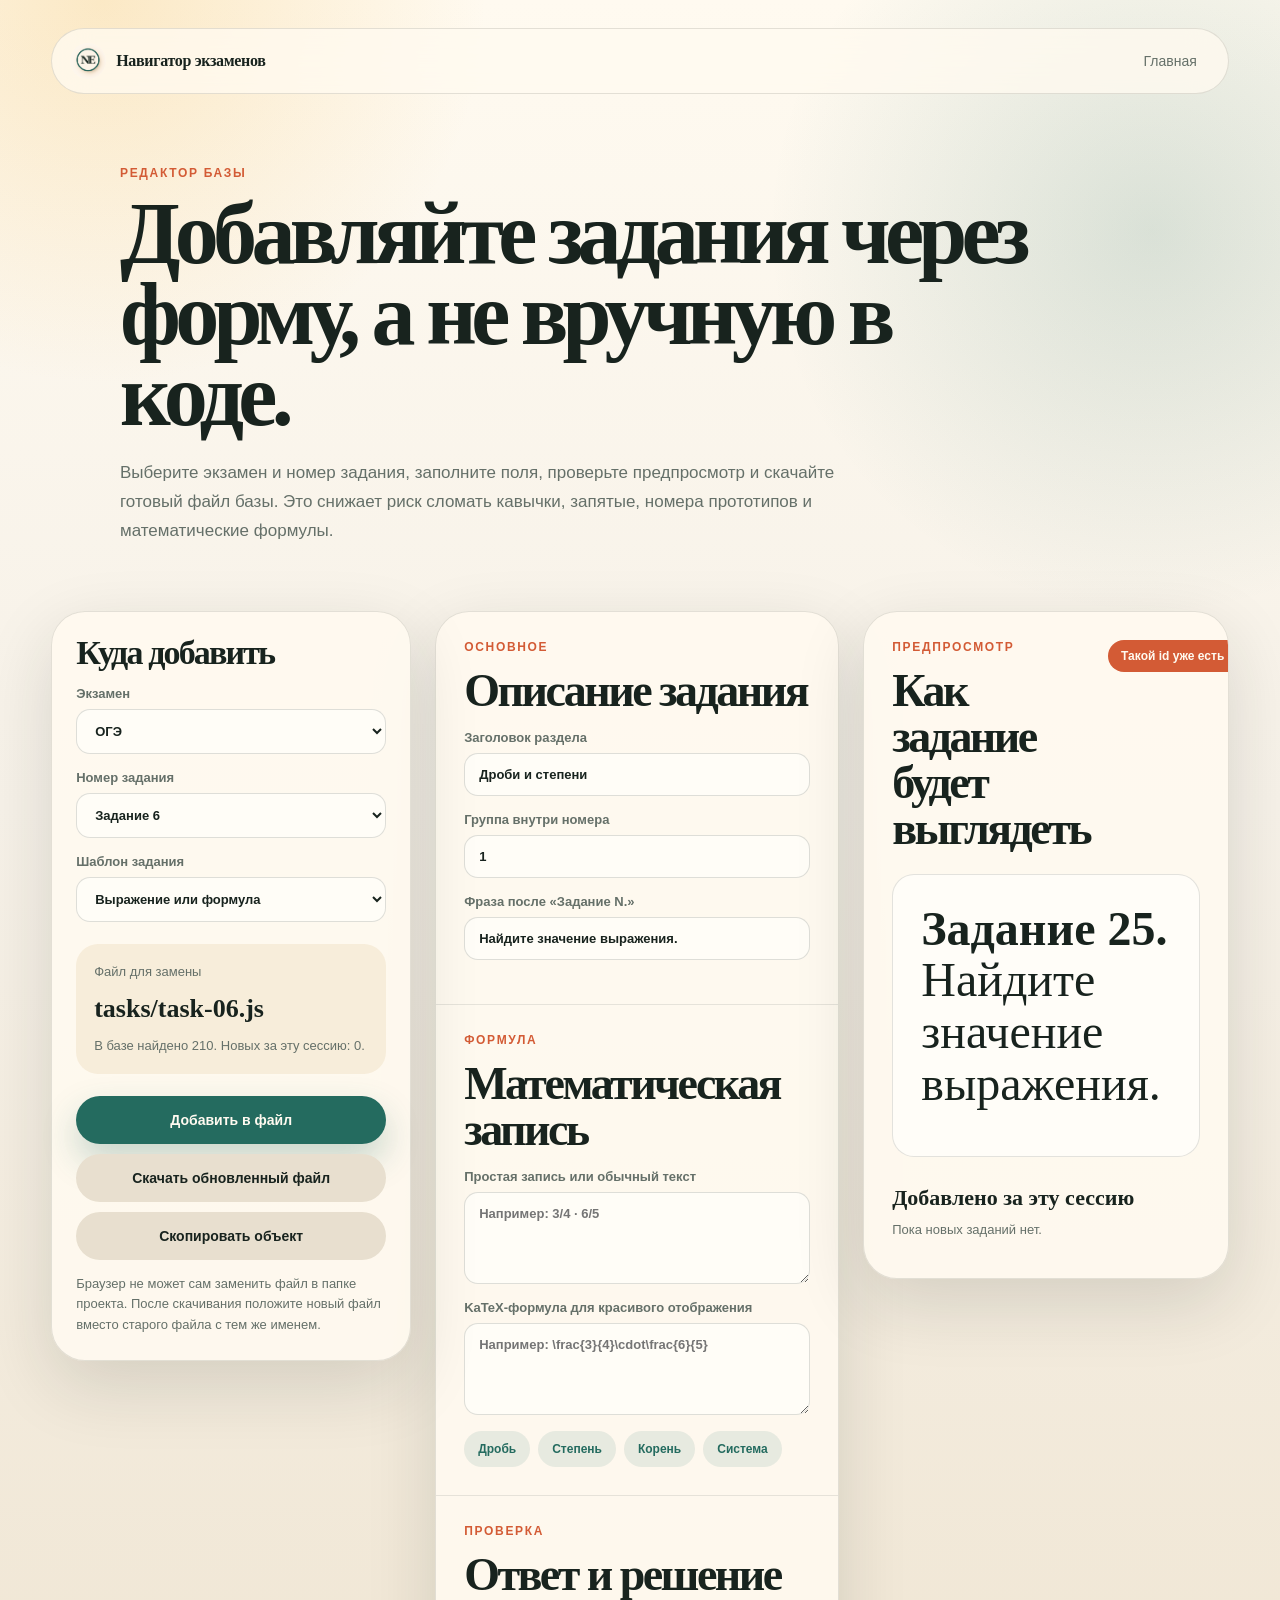
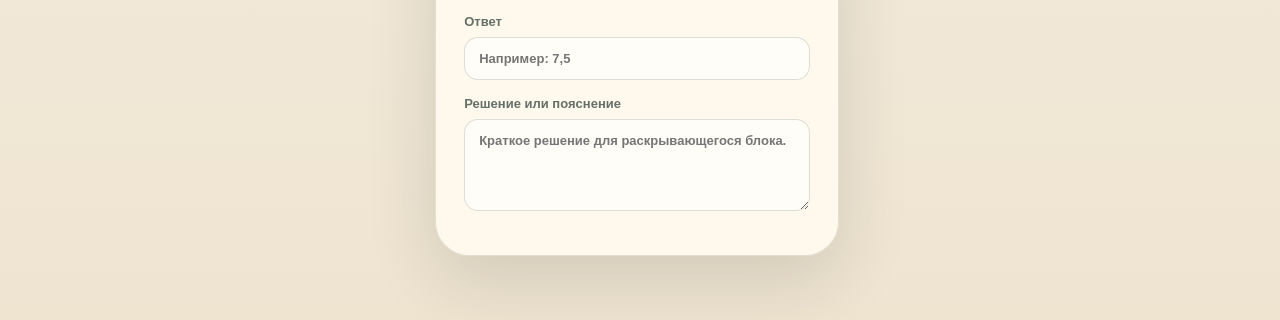
<file: task-editor/index.html>
<!doctype html>
<html lang="ru">
  <head>
    <meta charset="utf-8">
    <meta name="viewport" content="width=device-width, initial-scale=1">
    <title>Редактор базы заданий | Навигатор экзаменов</title>
    <meta
      name="description"
      content="Локальный редактор базы заданий для ОГЭ и ЕГЭ по математике."
    >
    <link rel="icon" type="image/png" href="../favicon.png">
    <link rel="stylesheet" href="../lib/katex/katex.min.css">
    <link rel="stylesheet" href="editor.css">
  </head>
  <body>
    <header class="editor-hero">
      <nav class="editor-nav" aria-label="Главная навигация">
        <a class="brand" href="index.html" aria-label="На главную">
          <span class="brand__mark" aria-hidden="true"></span>
          <span>Навигатор экзаменов</span>
        </a>
        <div class="editor-nav__links">
          <a href="index.html">Главная</a>
        </div>
      </nav>

      <section class="editor-hero__content">
        <p class="eyebrow">Редактор базы</p>
        <h1>Добавляйте задания через форму, а не вручную в коде.</h1>
        <p>
          Выберите экзамен и номер задания, заполните поля, проверьте предпросмотр
          и скачайте готовый файл базы. Это снижает риск сломать кавычки, запятые,
          номера прототипов и математические формулы.
        </p>
      </section>
    </header>

    <main class="editor-layout">
      <aside class="editor-panel editor-panel--sticky">
        <h2>Куда добавить</h2>
        <label>
          Экзамен
          <select id="examSelect">
            <option value="oge">ОГЭ</option>
            <option value="ege">ЕГЭ</option>
          </select>
        </label>
        <label>
          Номер задания
          <select id="taskNumberSelect"></select>
        </label>
        <label>
          Шаблон задания
          <select id="templateSelect">
            <option value="expression">Выражение или формула</option>
            <option value="choice">Задача с вариантами ответа</option>
            <option value="image-choice">Задача с картинкой</option>
            <option value="statement">Утверждение</option>
            <option value="long">Задача с полным решением</option>
          </select>
        </label>

        <div class="task-file-card">
          <span>Файл для замены</span>
          <strong id="targetFileName">tasks/task-06.js</strong>
          <p id="taskStats">В базе найдено 0 заданий.</p>
        </div>

        <div class="editor-actions">
          <button class="button button--primary" id="addTaskButton" type="button">Добавить в файл</button>
          <button class="button button--ghost" id="downloadFileButton" type="button">Скачать обновленный файл</button>
          <button class="button button--ghost" id="copyTaskButton" type="button">Скопировать объект</button>
        </div>
        <p class="editor-note">
          Браузер не может сам заменить файл в папке проекта. После скачивания
          положите новый файл вместо старого файла с тем же именем.
        </p>
      </aside>

      <section class="editor-workspace">
        <form class="editor-form" id="taskForm">
          <div class="form-section">
            <div>
              <p class="eyebrow">Основное</p>
              <h2>Описание задания</h2>
            </div>
            <label>
              Заголовок раздела
              <input id="titleInput" name="title" type="text" placeholder="Например: Дроби и степени">
            </label>
            <label>
              Группа внутри номера
              <input id="groupInput" name="task_group" type="number" min="1" step="1" value="1">
            </label>
            <label>
              Фраза после «Задание N.»
              <input id="promptInput" name="prompt" type="text" placeholder="Например: Найдите значение выражения.">
            </label>
          </div>

          <div class="form-section" data-template-block="choice image-choice long">
            <div>
              <p class="eyebrow">Текст</p>
              <h2>Условие</h2>
            </div>
            <label>
              Вступление перед картинкой или вопросом
              <textarea id="introInput" name="intro" rows="3" placeholder="Например: На координатной прямой отмечено число a."></textarea>
            </label>
            <label>
              Основной вопрос
              <textarea id="questionTextInput" name="question_text" rows="3" placeholder="Например: Какое из утверждений является верным?"></textarea>
            </label>
          </div>

          <div class="form-section" data-template-block="expression statement long">
            <div>
              <p class="eyebrow">Формула</p>
              <h2>Математическая запись</h2>
            </div>
            <label>
              Простая запись или обычный текст
              <textarea id="questionRawInput" name="question_raw" rows="3" placeholder="Например: 3/4 · 6/5"></textarea>
            </label>
            <label>
              KaTeX-формула для красивого отображения
              <textarea id="expressionInput" name="expression" rows="3" placeholder="Например: \frac{3}{4}\cdot\frac{6}{5}"></textarea>
            </label>
            <div class="hint-grid">
              <button type="button" data-insert-formula="\\frac{a}{b}">Дробь</button>
              <button type="button" data-insert-formula="x^{2}">Степень</button>
              <button type="button" data-insert-formula="\\sqrt{x}">Корень</button>
              <button type="button" data-insert-formula="\\begin{cases} x>0 \\\\ x<5 \\end{cases}">Система</button>
            </div>
          </div>

          <div class="form-section" data-template-block="choice image-choice">
            <div>
              <p class="eyebrow">Ответы</p>
              <h2>Варианты ответа</h2>
            </div>
            <label>
              Варианты, каждый с новой строки
              <textarea id="optionsInput" name="options" rows="5" placeholder="1/2&#10;3/4&#10;5/6&#10;7/8"></textarea>
            </label>
          </div>

          <div class="form-section" data-template-block="image-choice">
            <div>
              <p class="eyebrow">Картинка</p>
              <h2>Изображение</h2>
            </div>
            <label>
              Путь к картинке
              <input id="imageInput" name="image" type="text" placeholder="images/task-07/task-07-022.png">
            </label>
            <label>
              Описание картинки
              <input id="imageAltInput" name="image_alt" type="text" placeholder="Координатная прямая с отмеченной точкой A">
            </label>
            <p class="editor-note">
              Картинку сначала положите в папку `tasks/images/task-XX/`, а в поле
              укажите путь вида `images/task-XX/имя-файла.png`.
            </p>
          </div>

          <div class="form-section">
            <div>
              <p class="eyebrow">Проверка</p>
              <h2>Ответ и решение</h2>
            </div>
            <label>
              Ответ
              <input id="answerInput" name="answer" type="text" placeholder="Например: 7,5">
            </label>
            <label>
              Решение или пояснение
              <textarea id="solutionInput" name="solution" rows="4" placeholder="Краткое решение для раскрывающегося блока."></textarea>
            </label>
          </div>
        </form>

        <aside class="preview-panel">
          <div class="preview-panel__top">
            <div>
              <p class="eyebrow">Предпросмотр</p>
              <h2>Как задание будет выглядеть</h2>
            </div>
            <span id="validationStatus">Заполните форму</span>
          </div>
          <div class="task-preview" id="taskPreview"></div>
          <div class="pending-panel">
            <h3>Добавлено за эту сессию</h3>
            <div id="pendingList" class="pending-list"></div>
          </div>
        </aside>
      </section>
    </main>

    <script>window.OGE_TASKS = []; window.EGE_TASKS = [];</script>
    <script src="../tasks/task-01.js"></script>
    <script src="../tasks/task-02.js"></script>
    <script src="../tasks/task-03.js"></script>
    <script src="../tasks/task-04.js"></script>
    <script src="../tasks/task-05.js"></script>
    <script src="../tasks/task-06.js"></script>
    <script src="../tasks/task-07.js"></script>
    <script src="../tasks/task-08.js"></script>
    <script src="../tasks/task-09.js"></script>
    <script src="../tasks/task-10.js"></script>
    <script src="../tasks/task-11.js"></script>
    <script src="../tasks/task-12.js"></script>
    <script src="../tasks/task-13.js"></script>
    <script src="../tasks/task-14.js"></script>
    <script src="../tasks/task-15.js"></script>
    <script src="../tasks/task-16.js"></script>
    <script src="../tasks/task-17.js"></script>
    <script src="../tasks/task-18.js"></script>
    <script src="../tasks/task-19.js"></script>
    <script src="../tasks/task-20.js"></script>
    <script src="../tasks/task-21.js"></script>
    <script src="../tasks/task-22.js"></script>
    <script src="../tasks/task-23.js"></script>
    <script src="../tasks/task-24.js"></script>
    <script src="../tasks/task-25.js"></script>
    <script src="../ege-tasks/task-01.js"></script>
    <script src="../ege-tasks/task-02.js"></script>
    <script src="../ege-tasks/task-03.js"></script>
    <script src="../ege-tasks/task-04.js"></script>
    <script src="../ege-tasks/task-05.js"></script>
    <script src="../ege-tasks/task-06.js"></script>
    <script src="../ege-tasks/task-07.js"></script>
    <script src="../ege-tasks/task-08.js"></script>
    <script src="../ege-tasks/task-09.js"></script>
    <script src="../ege-tasks/task-10.js"></script>
    <script src="../ege-tasks/task-11.js"></script>
    <script src="../ege-tasks/task-12.js"></script>
    <script src="../ege-tasks/task-13.js"></script>
    <script src="../ege-tasks/task-14.js"></script>
    <script src="../ege-tasks/task-15.js"></script>
    <script src="../ege-tasks/task-16.js"></script>
    <script src="../ege-tasks/task-17.js"></script>
    <script src="../ege-tasks/task-18.js"></script>
    <script src="../ege-tasks/task-19.js"></script>
    <script src="../lib/katex/katex.min.js"></script>
    <script src="editor.js"></script>
  </body>
</html>
</file>
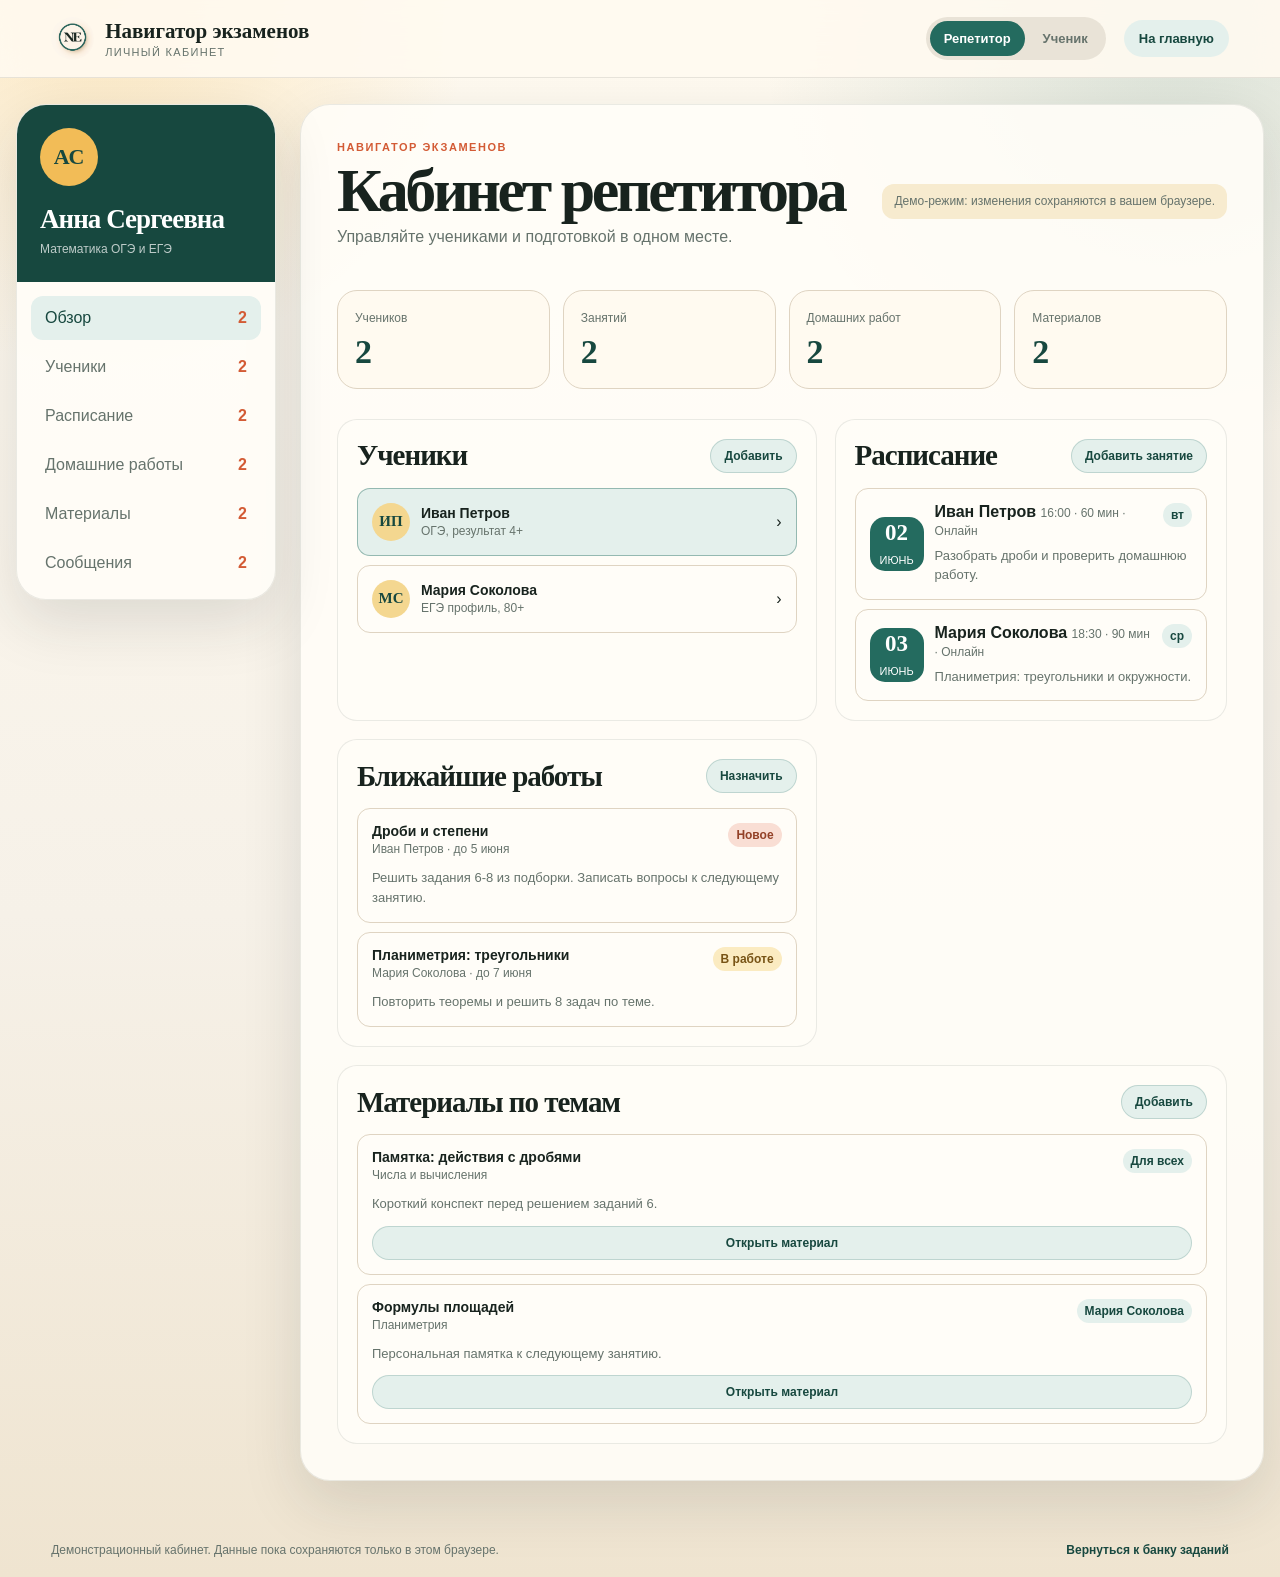
<file: cabinet.html>
<!doctype html>
<html lang="ru">
  <head>
    <meta charset="utf-8">
    <meta name="viewport" content="width=device-width, initial-scale=1">
    <title>Личный кабинет | Навигатор экзаменов</title>
    <meta
      name="description"
      content="Личный кабинет репетитора и ученика: домашние работы, учебные материалы и сообщения."
    >
    <link rel="icon" type="image/png" href="favicon.png">
    <link rel="stylesheet" href="cabinet.css">
  </head>
  <body>
    <header class="portal-topbar">
      <a class="portal-brand" href="index.html" aria-label="Вернуться на главную">
        <span class="portal-brand__mark" aria-hidden="true"></span>
        <span>
          <strong>Навигатор экзаменов</strong>
          <small>Личный кабинет</small>
        </span>
      </a>
      <div class="portal-role-switch" aria-label="Демонстрационный режим кабинета">
        <button class="portal-role-switch__button is-active" type="button" data-role-switch="teacher">
          Репетитор
        </button>
        <button class="portal-role-switch__button" type="button" data-role-switch="student">
          Ученик
        </button>
      </div>
      <a class="portal-home-link" href="index.html">На главную</a>
    </header>

    <main id="cabinetApp"></main>

    <footer class="portal-footer">
      <p>Демонстрационный кабинет. Данные пока сохраняются только в этом браузере.</p>
      <a href="index.html">Вернуться к банку заданий</a>
    </footer>

    <script src="cabinet.js"></script>
  </body>
</html>
</file>
<file: task-editor/editor.css>
:root {
  --bg: #f6f1e8;
  --card: #fffaf0;
  --ink: #18231e;
  --muted: #657069;
  --line: #ded2bd;
  --accent: #d35b35;
  --accent-2: #246b5f;
  --soft: #efe7d8;
  --shadow: 0 24px 70px rgba(31, 35, 30, 0.14);
  --radius-lg: 34px;
  --radius-md: 22px;
  --radius-sm: 14px;
}

* {
  box-sizing: border-box;
}

body {
  margin: 0;
  color: var(--ink);
  background:
    radial-gradient(circle at 8% 0%, rgba(242, 188, 87, 0.28), transparent 24rem),
    radial-gradient(circle at 90% 12%, rgba(36, 107, 95, 0.16), transparent 24rem),
    linear-gradient(180deg, #fffaf0 0%, var(--bg) 42%, #efe4d0 100%);
  font-family: Georgia, "Times New Roman", serif;
}

a {
  color: inherit;
  text-decoration: none;
}

button,
input,
select,
textarea {
  font: inherit;
}

button {
  cursor: pointer;
}

.editor-hero {
  padding: 28px clamp(18px, 4vw, 64px) 48px;
}

.editor-nav {
  display: flex;
  align-items: center;
  justify-content: space-between;
  gap: 24px;
  max-width: 1240px;
  margin: 0 auto;
  padding: 14px 18px;
  border: 1px solid rgba(25, 37, 31, 0.12);
  border-radius: 999px;
  background: rgba(255, 250, 240, 0.78);
  backdrop-filter: blur(18px);
}

.brand,
.editor-nav__links {
  display: flex;
  align-items: center;
}

.brand {
  gap: 10px;
  font-weight: 800;
  letter-spacing: -0.02em;
}

.brand__mark {
  display: block;
  width: 36px;
  height: 36px;
  border-radius: 50%;
  background: url("../icon.png") center / cover no-repeat;
}

.editor-nav__links {
  gap: 8px;
  color: var(--muted);
  font-family: Verdana, Geneva, sans-serif;
  font-size: 14px;
}

.editor-nav__links a {
  padding: 10px 13px;
  border-radius: 999px;
}

.editor-nav__links a:hover {
  color: var(--ink);
  background: rgba(36, 107, 95, 0.1);
}

.editor-hero__content {
  max-width: 1040px;
  margin: 72px auto 0;
}

.eyebrow {
  margin: 0 0 14px;
  color: var(--accent);
  font-family: Verdana, Geneva, sans-serif;
  font-size: 12px;
  font-weight: 800;
  letter-spacing: 0.14em;
  text-transform: uppercase;
}

h1,
h2,
h3,
p {
  margin-top: 0;
}

h1 {
  max-width: 920px;
  margin-bottom: 22px;
  font-size: clamp(42px, 7vw, 88px);
  line-height: 0.92;
  letter-spacing: -0.065em;
}

h2 {
  margin-bottom: 16px;
  font-size: clamp(28px, 4vw, 46px);
  line-height: 1;
  letter-spacing: -0.055em;
}

h3 {
  margin-bottom: 12px;
  font-size: 22px;
  line-height: 1.15;
}

.editor-hero__content p:not(.eyebrow),
.editor-note,
.task-file-card,
.pending-list,
label {
  font-family: Verdana, Geneva, sans-serif;
}

.editor-hero__content p:not(.eyebrow) {
  max-width: 760px;
  color: var(--muted);
  font-size: 17px;
  line-height: 1.7;
}

.editor-layout {
  display: grid;
  grid-template-columns: minmax(280px, 360px) minmax(0, 1fr);
  gap: 24px;
  max-width: 1320px;
  margin: 0 auto;
  padding: 0 clamp(18px, 4vw, 64px) 64px;
}

.editor-panel,
.editor-form,
.preview-panel {
  border: 1px solid rgba(25, 37, 31, 0.12);
  background: rgba(255, 250, 240, 0.9);
  box-shadow: var(--shadow);
}

.editor-panel {
  padding: 24px;
  border-radius: var(--radius-lg);
}

.editor-panel--sticky {
  position: sticky;
  top: 20px;
  align-self: start;
}

.editor-panel h2 {
  font-size: 34px;
}

label {
  display: grid;
  gap: 8px;
  margin-bottom: 16px;
  color: var(--muted);
  font-size: 13px;
  font-weight: 800;
}

input,
select,
textarea {
  width: 100%;
  border: 1px solid rgba(25, 37, 31, 0.14);
  border-radius: var(--radius-sm);
  padding: 13px 14px;
  color: var(--ink);
  background: #fffdf7;
  outline: 0;
}

textarea {
  min-height: 92px;
  resize: vertical;
}

input:focus,
select:focus,
textarea:focus {
  border-color: rgba(36, 107, 95, 0.72);
  box-shadow: 0 0 0 4px rgba(36, 107, 95, 0.12);
}

.task-file-card {
  display: grid;
  gap: 8px;
  margin: 22px 0;
  padding: 18px;
  border-radius: var(--radius-md);
  background: #f7edda;
  color: var(--muted);
  font-size: 13px;
  line-height: 1.5;
}

.task-file-card strong {
  color: var(--ink);
  font-family: Georgia, "Times New Roman", serif;
  font-size: 26px;
}

.task-file-card p {
  margin-bottom: 0;
}

.editor-actions {
  display: grid;
  gap: 10px;
}

.button {
  display: inline-flex;
  align-items: center;
  justify-content: center;
  min-height: 48px;
  padding: 0 22px;
  border: 0;
  border-radius: 999px;
  font-family: Verdana, Geneva, sans-serif;
  font-size: 14px;
  font-weight: 800;
  transition: transform 180ms ease, box-shadow 180ms ease, background 180ms ease;
}

.button:hover {
  transform: translateY(-2px);
}

.button--primary {
  color: #fffaf0;
  background: var(--accent-2);
  box-shadow: 0 16px 34px rgba(36, 107, 95, 0.25);
}

.button--ghost {
  color: var(--ink);
  background: #e8dfcf;
}

.editor-note {
  margin: 14px 0 0;
  color: var(--muted);
  font-size: 13px;
  line-height: 1.6;
}

.editor-workspace {
  display: grid;
  grid-template-columns: minmax(0, 1.05fr) minmax(340px, 0.95fr);
  gap: 24px;
  align-items: start;
}

.editor-form,
.preview-panel {
  border-radius: var(--radius-lg);
}

.form-section {
  padding: 28px;
  border-bottom: 1px solid rgba(25, 37, 31, 0.1);
}

.form-section:last-child {
  border-bottom: 0;
}

.form-section.is-hidden {
  display: none;
}

.hint-grid {
  display: flex;
  flex-wrap: wrap;
  gap: 8px;
}

.hint-grid button {
  min-height: 36px;
  border: 0;
  border-radius: 999px;
  padding: 0 14px;
  color: var(--accent-2);
  background: rgba(36, 107, 95, 0.1);
  font-family: Verdana, Geneva, sans-serif;
  font-size: 12px;
  font-weight: 800;
}

.preview-panel {
  overflow: hidden;
}

.preview-panel__top {
  display: flex;
  align-items: start;
  justify-content: space-between;
  gap: 18px;
  padding: 28px 28px 0;
}

#validationStatus {
  flex: 0 0 auto;
  padding: 9px 13px;
  border-radius: 999px;
  color: var(--muted);
  background: var(--soft);
  font-family: Verdana, Geneva, sans-serif;
  font-size: 12px;
  font-weight: 800;
}

#validationStatus.is-ok {
  color: #fffaf0;
  background: var(--accent-2);
}

#validationStatus.is-error {
  color: #fffaf0;
  background: var(--accent);
}

.task-preview {
  margin: 6px 28px 28px;
  padding: 28px;
  border: 1px solid rgba(25, 37, 31, 0.12);
  border-radius: var(--radius-md);
  background: #fffdf8;
}

.task-preview__title {
  margin-bottom: 18px;
  font-size: clamp(30px, 4vw, 48px);
  line-height: 1.08;
}

.task-preview__title strong {
  font-weight: 900;
}

.task-preview__text {
  font-size: 28px;
  line-height: 1.45;
}

.task-preview__image {
  display: block;
  max-width: min(100%, 720px);
  max-height: 360px;
  margin: 18px auto;
  object-fit: contain;
}

.task-preview__options {
  display: grid;
  grid-template-columns: repeat(4, minmax(0, 1fr));
  gap: 14px 22px;
  margin-top: 18px;
  font-size: 24px;
}

.task-preview__option {
  display: flex;
  gap: 8px;
  align-items: baseline;
}

.task-preview__answer {
  margin: 24px 0 0;
  padding: 16px;
  border-radius: var(--radius-sm);
  color: var(--accent-2);
  background: rgba(36, 107, 95, 0.08);
  font-family: Verdana, Geneva, sans-serif;
  font-size: 14px;
  line-height: 1.6;
}

.pending-panel {
  padding: 0 28px 28px;
}

.pending-list {
  display: grid;
  gap: 10px;
  color: var(--muted);
  font-size: 13px;
}

.pending-item {
  display: flex;
  justify-content: space-between;
  gap: 14px;
  padding: 14px;
  border: 1px solid rgba(25, 37, 31, 0.1);
  border-radius: var(--radius-sm);
  background: #fffdf8;
}

.pending-item strong {
  display: block;
  color: var(--ink);
}

.pending-item button {
  flex: 0 0 auto;
  border: 0;
  border-radius: 999px;
  padding: 0 12px;
  color: #fffaf0;
  background: var(--accent);
  font-family: Verdana, Geneva, sans-serif;
  font-size: 12px;
  font-weight: 800;
}

@media (max-width: 1080px) {
  .editor-layout,
  .editor-workspace {
    grid-template-columns: 1fr;
  }

  .editor-panel--sticky {
    position: static;
  }
}

@media (max-width: 720px) {
  .editor-nav,
  .preview-panel__top {
    align-items: stretch;
    flex-direction: column;
  }

  .editor-nav {
    border-radius: var(--radius-md);
  }

  .editor-nav__links {
    flex-wrap: wrap;
  }

  .task-preview__options {
    grid-template-columns: repeat(2, minmax(0, 1fr));
  }

  .task-preview__text {
    font-size: 22px;
  }
}
</file>
<file: cabinet.css>
:root {
  --portal-bg: #f6f1e8;
  --portal-card: #fffaf0;
  --portal-paper: #fffdf8;
  --portal-ink: #18231e;
  --portal-muted: #66736c;
  --portal-line: #dfd4c2;
  --portal-green: #246b5f;
  --portal-green-dark: #17483f;
  --portal-green-soft: #e4f0ec;
  --portal-orange: #d35b35;
  --portal-yellow: #f2bc57;
  --portal-shadow: 0 22px 60px rgba(31, 42, 36, 0.13);
  --portal-radius-lg: 30px;
  --portal-radius-md: 20px;
  --portal-radius-sm: 13px;
}

* {
  box-sizing: border-box;
}

body {
  min-width: 320px;
  margin: 0;
  color: var(--portal-ink);
  background:
    radial-gradient(circle at 8% 0%, rgba(242, 188, 87, 0.3), transparent 23rem),
    radial-gradient(circle at 92% 2%, rgba(36, 107, 95, 0.16), transparent 26rem),
    linear-gradient(180deg, #fffaf0 0%, var(--portal-bg) 58%, #efe4d0 100%);
  font-family: Verdana, Geneva, sans-serif;
}

a {
  color: inherit;
  text-decoration: none;
}

button,
input,
select,
textarea {
  font: inherit;
}

button {
  cursor: pointer;
}

.portal-topbar {
  position: sticky;
  top: 0;
  z-index: 5;
  display: flex;
  align-items: center;
  gap: 18px;
  min-height: 78px;
  padding: 14px clamp(16px, 4vw, 54px);
  border-bottom: 1px solid rgba(25, 37, 31, 0.1);
  background: rgba(255, 250, 240, 0.9);
  backdrop-filter: blur(16px);
}

.portal-brand {
  display: flex;
  align-items: center;
  gap: 11px;
  margin-right: auto;
  font-family: Georgia, "Times New Roman", serif;
}

.portal-brand__mark {
  width: 43px;
  height: 43px;
  border-radius: 50%;
  background: url("icon.png") center / cover no-repeat;
}

.portal-brand strong,
.portal-brand small {
  display: block;
}

.portal-brand strong {
  font-size: 21px;
}

.portal-brand small {
  margin-top: 2px;
  color: var(--portal-muted);
  font-family: Verdana, Geneva, sans-serif;
  font-size: 11px;
  letter-spacing: 0.12em;
  text-transform: uppercase;
}

.portal-role-switch {
  display: flex;
  gap: 4px;
  padding: 4px;
  border-radius: 999px;
  background: #e9e3d7;
}

.portal-role-switch__button,
.portal-home-link {
  border: 0;
  border-radius: 999px;
  font-size: 13px;
  font-weight: 700;
}

.portal-role-switch__button {
  padding: 10px 14px;
  color: var(--portal-muted);
  background: transparent;
}

.portal-role-switch__button.is-active {
  color: #fff;
  background: var(--portal-green);
}

.portal-home-link {
  padding: 11px 15px;
  color: var(--portal-green-dark);
  background: var(--portal-green-soft);
}

.portal-shell {
  display: grid;
  grid-template-columns: 260px minmax(0, 1fr);
  gap: 24px;
  width: min(1460px, calc(100% - 32px));
  margin: 26px auto 42px;
}

.portal-sidebar,
.portal-workspace,
.portal-card,
.portal-gateway__card {
  border: 1px solid rgba(25, 37, 31, 0.09);
  background: rgba(255, 253, 248, 0.9);
  box-shadow: var(--portal-shadow);
}

.portal-sidebar {
  position: sticky;
  top: 104px;
  align-self: start;
  overflow: hidden;
  border-radius: var(--portal-radius-lg);
}

.portal-profile {
  padding: 23px;
  background: var(--portal-green-dark);
  color: #fff;
}

.portal-profile__avatar,
.student-row__avatar {
  display: grid;
  place-items: center;
  border-radius: 50%;
  font-family: Georgia, "Times New Roman", serif;
  font-weight: 800;
}

.portal-profile__avatar {
  width: 58px;
  height: 58px;
  margin-bottom: 18px;
  color: var(--portal-green-dark);
  background: var(--portal-yellow);
  font-size: 22px;
}

.portal-profile h2 {
  margin: 0 0 5px;
  font-family: Georgia, "Times New Roman", serif;
  font-size: 27px;
}

.portal-profile p {
  margin: 0;
  color: rgba(255, 255, 255, 0.72);
  font-size: 12px;
  line-height: 1.55;
}

.portal-nav {
  display: grid;
  gap: 5px;
  padding: 14px;
}

.portal-nav button {
  display: flex;
  justify-content: space-between;
  gap: 12px;
  padding: 13px 14px;
  border: 0;
  border-radius: 12px;
  color: var(--portal-muted);
  background: transparent;
  text-align: left;
}

.portal-nav button:hover,
.portal-nav button.is-active {
  color: var(--portal-green-dark);
  background: var(--portal-green-soft);
}

.portal-nav span {
  color: var(--portal-orange);
  font-weight: 800;
}

.portal-workspace {
  min-width: 0;
  padding: clamp(20px, 3vw, 36px);
  border-radius: var(--portal-radius-lg);
}

.portal-workspace__top,
.section-heading,
.portal-card__header,
.message-thread__top {
  display: flex;
  align-items: center;
  justify-content: space-between;
  gap: 18px;
}

.portal-workspace__top {
  margin-bottom: 28px;
}

.eyebrow {
  margin: 0 0 8px;
  color: var(--portal-orange);
  font-size: 11px;
  font-weight: 800;
  letter-spacing: 0.14em;
  text-transform: uppercase;
}

h1,
h2,
h3,
p {
  margin-top: 0;
}

h1,
h2,
h3 {
  font-family: Georgia, "Times New Roman", serif;
}

h1 {
  max-width: 760px;
  margin-bottom: 7px;
  font-size: clamp(36px, 5vw, 62px);
  line-height: 0.96;
  letter-spacing: -0.055em;
}

h2 {
  margin-bottom: 0;
  font-size: 29px;
  letter-spacing: -0.035em;
}

h3 {
  margin-bottom: 6px;
  font-size: 22px;
}

.muted {
  color: var(--portal-muted);
}

.button {
  display: inline-flex;
  align-items: center;
  justify-content: center;
  gap: 8px;
  padding: 12px 17px;
  border: 1px solid transparent;
  border-radius: 999px;
  font-weight: 800;
}

.button--primary {
  color: #fff;
  background: var(--portal-green);
}

.button--ghost {
  color: var(--portal-green-dark);
  border-color: rgba(36, 107, 95, 0.2);
  background: var(--portal-green-soft);
}

.button--small {
  padding: 9px 13px;
  font-size: 12px;
}

.stats-grid {
  display: grid;
  grid-template-columns: repeat(4, minmax(0, 1fr));
  gap: 13px;
  margin-bottom: 30px;
}

.stat-card {
  padding: 17px;
  border: 1px solid var(--portal-line);
  border-radius: var(--portal-radius-md);
  background: var(--portal-card);
}

.stat-card span,
.item-card__meta,
.student-row__meta,
.portal-chip,
.demo-note,
.message__time {
  color: var(--portal-muted);
  font-size: 12px;
}

.stat-card strong {
  display: block;
  margin-top: 7px;
  color: var(--portal-green-dark);
  font-family: Georgia, "Times New Roman", serif;
  font-size: 34px;
}

.dashboard-grid {
  display: grid;
  grid-template-columns: minmax(0, 1.1fr) minmax(300px, 0.9fr);
  gap: 18px;
}

.portal-card {
  padding: 19px;
  border-radius: var(--portal-radius-md);
  box-shadow: none;
}

.portal-card--wide {
  grid-column: 1 / -1;
}

.student-list,
.item-list,
.material-list,
.schedule-list {
  display: grid;
  gap: 9px;
  margin-top: 15px;
}

.student-row,
.item-card,
.material-card,
.lesson-card {
  display: grid;
  gap: 11px;
  padding: 14px;
  border: 1px solid var(--portal-line);
  border-radius: var(--portal-radius-sm);
  background: var(--portal-paper);
}

.student-row {
  grid-template-columns: auto minmax(0, 1fr) auto;
  align-items: center;
  width: 100%;
  color: inherit;
  text-align: left;
}

button.student-row:hover,
button.student-row.is-active {
  border-color: rgba(36, 107, 95, 0.42);
  background: var(--portal-green-soft);
}

.student-row__avatar {
  width: 38px;
  height: 38px;
  color: var(--portal-green-dark);
  background: #f4d790;
  font-size: 15px;
}

.student-row strong,
.item-card strong,
.material-card strong {
  display: block;
  font-size: 14px;
}

.portal-chip {
  display: inline-flex;
  width: fit-content;
  padding: 5px 8px;
  border-radius: 999px;
  color: var(--portal-green-dark);
  background: var(--portal-green-soft);
  font-weight: 700;
}

.portal-chip--orange {
  color: #934127;
  background: #f9ded4;
}

.portal-chip--yellow {
  color: #775315;
  background: #fbebc1;
}

.item-card__top,
.material-card__top {
  display: flex;
  align-items: start;
  justify-content: space-between;
  gap: 12px;
}

.lesson-card {
  grid-template-columns: 54px minmax(0, 1fr);
  align-items: center;
}

.lesson-card__date {
  display: grid;
  place-items: center;
  min-height: 54px;
  border-radius: 15px;
  color: #fff;
  background: var(--portal-green);
  line-height: 1;
}

.lesson-card__date strong {
  font-family: Georgia, "Times New Roman", serif;
  font-size: 23px;
}

.lesson-card__date span {
  margin-top: 2px;
  font-size: 11px;
  text-transform: uppercase;
}

.lesson-card__body,
.lesson-card__top {
  min-width: 0;
}

.lesson-card__top {
  display: flex;
  align-items: start;
  justify-content: space-between;
  gap: 12px;
}

.lesson-card__body p {
  margin: 7px 0 0;
  color: var(--portal-muted);
  font-size: 13px;
  line-height: 1.5;
}

.weekly-calendar {
  overflow: hidden;
  margin-top: 18px;
  border: 1px solid var(--portal-line);
  border-radius: var(--portal-radius-md);
  background: #fff;
  box-shadow: 0 14px 36px rgba(31, 42, 36, 0.07);
}

.weekly-calendar__toolbar,
.weekly-calendar__toolbar-group {
  display: flex;
  align-items: center;
  gap: 8px;
}

.weekly-calendar__toolbar {
  justify-content: space-between;
  min-height: 70px;
  padding: 12px 16px;
  border-bottom: 1px solid #dce3e7;
  background: #fbfcfd;
}

.weekly-calendar__toolbar h3 {
  margin: 0;
  font-family: Verdana, Geneva, sans-serif;
  font-size: 19px;
  font-weight: 500;
  text-transform: capitalize;
}

.calendar-icon-button {
  display: grid;
  width: 35px;
  height: 35px;
  place-items: center;
  border: 0;
  border-radius: 50%;
  color: var(--portal-muted);
  background: transparent;
  font-size: 28px;
  line-height: 1;
}

.calendar-icon-button:hover {
  color: var(--portal-green-dark);
  background: var(--portal-green-soft);
}

.weekly-calendar__scroll {
  overflow: auto;
  max-height: 790px;
}

.weekly-calendar__grid {
  display: grid;
  grid-template-columns: 68px repeat(7, minmax(138px, 1fr));
  grid-template-rows: 76px var(--calendar-height);
  min-width: 1040px;
}

.weekly-calendar__corner {
  display: flex;
  align-items: end;
  padding: 0 7px 9px;
  border-bottom: 1px solid #dce3e7;
  color: var(--portal-muted);
  font-size: 10px;
}

.weekly-calendar__day-header {
  display: grid;
  place-items: center;
  align-content: center;
  gap: 6px;
  border-bottom: 1px solid #dce3e7;
  color: #52605a;
}

.weekly-calendar__day-header span {
  font-size: 11px;
  letter-spacing: 0.08em;
}

.weekly-calendar__day-header strong {
  display: grid;
  width: 39px;
  height: 39px;
  place-items: center;
  border-radius: 50%;
  font-size: 22px;
  font-weight: 500;
}

.weekly-calendar__day-header.is-today {
  color: var(--portal-green);
}

.weekly-calendar__day-header.is-today strong {
  color: #fff;
  background: var(--portal-green);
}

.weekly-calendar__time-axis,
.weekly-calendar__day-track {
  position: relative;
  min-height: var(--calendar-height);
  background:
    repeating-linear-gradient(
      to bottom,
      transparent 0,
      transparent calc(var(--hour-height) - 1px),
      #dce3e7 calc(var(--hour-height) - 1px),
      #dce3e7 var(--hour-height)
    ),
    repeating-linear-gradient(
      to bottom,
      transparent 0,
      transparent calc(var(--hour-height) / 2 - 1px),
      rgba(220, 227, 231, 0.48) calc(var(--hour-height) / 2 - 1px),
      rgba(220, 227, 231, 0.48) calc(var(--hour-height) / 2)
    );
}

.weekly-calendar__time-axis {
  border-right: 1px solid #dce3e7;
  color: #66736c;
  font-size: 11px;
}

.weekly-calendar__time-axis span {
  position: absolute;
  right: 8px;
  transform: translateY(-50%);
  white-space: nowrap;
}

.weekly-calendar__day-track {
  border-right: 1px solid #dce3e7;
}

.weekly-calendar__day-track.is-interactive {
  cursor: crosshair;
}

.weekly-calendar__day-track.is-today {
  background-color: rgba(36, 107, 95, 0.035);
}

.weekly-calendar__day-track.is-drag-over {
  background-color: rgba(36, 107, 95, 0.13);
  outline: 2px solid rgba(36, 107, 95, 0.34);
  outline-offset: -2px;
}

.weekly-calendar__slot-hint {
  position: sticky;
  top: 8px;
  z-index: 0;
  display: block;
  margin: 8px;
  color: var(--portal-green);
  font-size: 10px;
  line-height: 1.35;
  opacity: 0;
  pointer-events: none;
  transition: opacity 150ms ease;
}

.weekly-calendar__day-track.is-interactive:hover .weekly-calendar__slot-hint {
  opacity: 0.62;
}

.weekly-calendar__lesson {
  position: absolute;
  inset-inline: 3px;
  z-index: 1;
  overflow: hidden;
  padding: 5px 7px;
  border-left: 4px solid rgba(255, 255, 255, 0.5);
  border-radius: 8px;
  color: #fff;
  font-size: 12px;
  line-height: 1.2;
  box-shadow: 0 2px 5px rgba(25, 37, 31, 0.12);
}

.weekly-calendar__lesson[draggable="true"] {
  cursor: grab;
}

.weekly-calendar__lesson[draggable="true"]:active {
  cursor: grabbing;
}

.weekly-calendar__lesson.is-dragging {
  opacity: 0.42;
}

.weekly-calendar__lesson strong,
.weekly-calendar__lesson span,
.weekly-calendar__lesson small {
  display: block;
}

.weekly-calendar__lesson strong {
  overflow: hidden;
  font-size: 12px;
  text-overflow: ellipsis;
  white-space: nowrap;
}

.weekly-calendar__lesson span {
  margin-top: 2px;
  font-size: 11px;
}

.weekly-calendar__lesson small {
  margin-top: 3px;
  opacity: 0.76;
}

.weekly-calendar__lesson--1 {
  background: #238650;
}

.weekly-calendar__lesson--2 {
  background: #3c63bb;
}

.weekly-calendar__lesson--3 {
  background: #d39a20;
}

.weekly-calendar__lesson--4 {
  background: #7c88ce;
}

.weekly-calendar__lesson--5 {
  background: #5ba283;
}

.item-card p,
.material-card p {
  margin: 0;
  color: var(--portal-muted);
  font-size: 13px;
  line-height: 1.55;
}

.empty-state {
  padding: 23px;
  border: 1px dashed var(--portal-line);
  border-radius: var(--portal-radius-sm);
  color: var(--portal-muted);
  font-size: 13px;
  line-height: 1.55;
  text-align: center;
}

.message-layout {
  display: grid;
  grid-template-columns: 220px minmax(0, 1fr);
  gap: 14px;
}

.message-thread {
  min-height: 430px;
  padding: 15px;
  border: 1px solid var(--portal-line);
  border-radius: var(--portal-radius-sm);
  background: var(--portal-paper);
}

.message-thread__body {
  display: flex;
  flex-direction: column;
  gap: 8px;
  min-height: 290px;
  padding: 18px 0;
}

.message {
  width: fit-content;
  max-width: min(82%, 620px);
  padding: 10px 12px;
  border-radius: 14px 14px 14px 4px;
  background: #ece7dc;
  font-size: 13px;
  line-height: 1.5;
}

.message--own {
  align-self: end;
  border-radius: 14px 14px 4px 14px;
  color: #fff;
  background: var(--portal-green);
}

.message__time {
  display: block;
  margin-top: 4px;
  color: inherit;
  opacity: 0.66;
}

.message-compose {
  display: grid;
  grid-template-columns: minmax(0, 1fr) auto;
  gap: 8px;
}

.message-compose input,
.portal-form input,
.portal-form select,
.portal-form textarea {
  width: 100%;
  border: 1px solid var(--portal-line);
  border-radius: 12px;
  color: var(--portal-ink);
  background: #fff;
}

.message-compose input {
  padding: 12px 13px;
}

.demo-note {
  margin: 0;
  padding: 9px 12px;
  border-radius: 12px;
  background: #f7ebcf;
  line-height: 1.45;
}

.portal-gateway {
  display: grid;
  min-height: calc(100vh - 150px);
  place-items: center;
  padding: 30px 16px;
}

.portal-gateway__card {
  width: min(720px, 100%);
  padding: clamp(24px, 5vw, 52px);
  border-radius: var(--portal-radius-lg);
  text-align: center;
}

.portal-gateway__card h1 {
  margin-inline: auto;
}

.portal-gateway__card p {
  color: var(--portal-muted);
  line-height: 1.6;
}

.portal-gateway__form {
  display: grid;
  grid-template-columns: minmax(0, 1fr) auto;
  gap: 8px;
  width: min(500px, 100%);
  margin: 24px auto 0;
}

.portal-gateway__form input {
  min-width: 0;
  padding: 13px 14px;
  border: 1px solid var(--portal-line);
  border-radius: 999px;
}

.portal-dialog {
  width: min(560px, calc(100% - 30px));
  padding: 0;
  border: 1px solid rgba(25, 37, 31, 0.1);
  border-radius: var(--portal-radius-md);
  background: var(--portal-card);
  box-shadow: var(--portal-shadow);
}

.portal-dialog::backdrop {
  background: rgba(18, 30, 25, 0.44);
}

.portal-dialog__body {
  padding: 22px;
}

.portal-dialog__top,
.portal-dialog__actions {
  display: flex;
  align-items: center;
  justify-content: space-between;
  gap: 12px;
}

.portal-dialog__top button {
  border: 0;
  color: var(--portal-muted);
  background: transparent;
  font-size: 22px;
}

.portal-form {
  display: grid;
  gap: 13px;
  margin-top: 18px;
}

.portal-form label {
  display: grid;
  gap: 6px;
  color: var(--portal-muted);
  font-size: 12px;
  font-weight: 700;
}

.portal-form input,
.portal-form select,
.portal-form textarea {
  padding: 11px 12px;
}

.portal-form textarea {
  min-height: 92px;
  resize: vertical;
}

.portal-dialog__actions {
  margin-top: 5px;
  justify-content: end;
}

.portal-footer {
  display: flex;
  justify-content: space-between;
  gap: 18px;
  padding: 20px clamp(16px, 4vw, 54px);
  color: var(--portal-muted);
  font-size: 12px;
}

.portal-footer p {
  margin: 0;
}

.portal-footer a {
  color: var(--portal-green-dark);
  font-weight: 700;
}

@media (max-width: 980px) {
  .portal-shell {
    grid-template-columns: 1fr;
  }

  .portal-sidebar {
    position: static;
  }

  .portal-profile {
    display: grid;
    grid-template-columns: auto minmax(0, 1fr);
    gap: 14px;
    align-items: center;
  }

  .portal-profile__avatar {
    margin: 0;
  }

  .portal-nav {
    grid-template-columns: repeat(4, minmax(0, 1fr));
  }

  .stats-grid {
    grid-template-columns: repeat(2, minmax(0, 1fr));
  }

  .weekly-calendar__scroll {
    max-height: 680px;
  }
}

@media (max-width: 720px) {
  .portal-topbar {
    flex-wrap: wrap;
  }

  .portal-role-switch {
    order: 3;
    width: 100%;
  }

  .portal-role-switch__button {
    flex: 1;
  }

  .portal-home-link {
    display: none;
  }

  .portal-shell {
    width: min(100% - 18px, 680px);
    margin-top: 10px;
    gap: 10px;
  }

  .portal-workspace {
    padding: 17px;
  }

  .portal-workspace__top,
  .section-heading {
    align-items: start;
    flex-direction: column;
  }

  .portal-nav {
    grid-template-columns: repeat(2, minmax(0, 1fr));
  }

  .dashboard-grid,
  .message-layout {
    grid-template-columns: 1fr;
  }

  .weekly-calendar {
    margin-inline: -10px;
  }

  .weekly-calendar__toolbar {
    align-items: start;
    flex-wrap: wrap;
  }

  .weekly-calendar__toolbar h3 {
    order: -1;
    width: 100%;
  }

  .portal-card--wide {
    grid-column: auto;
  }

  .portal-gateway__form,
  .message-compose {
    grid-template-columns: 1fr;
  }

  .portal-footer {
    flex-direction: column;
  }
}
</file>
